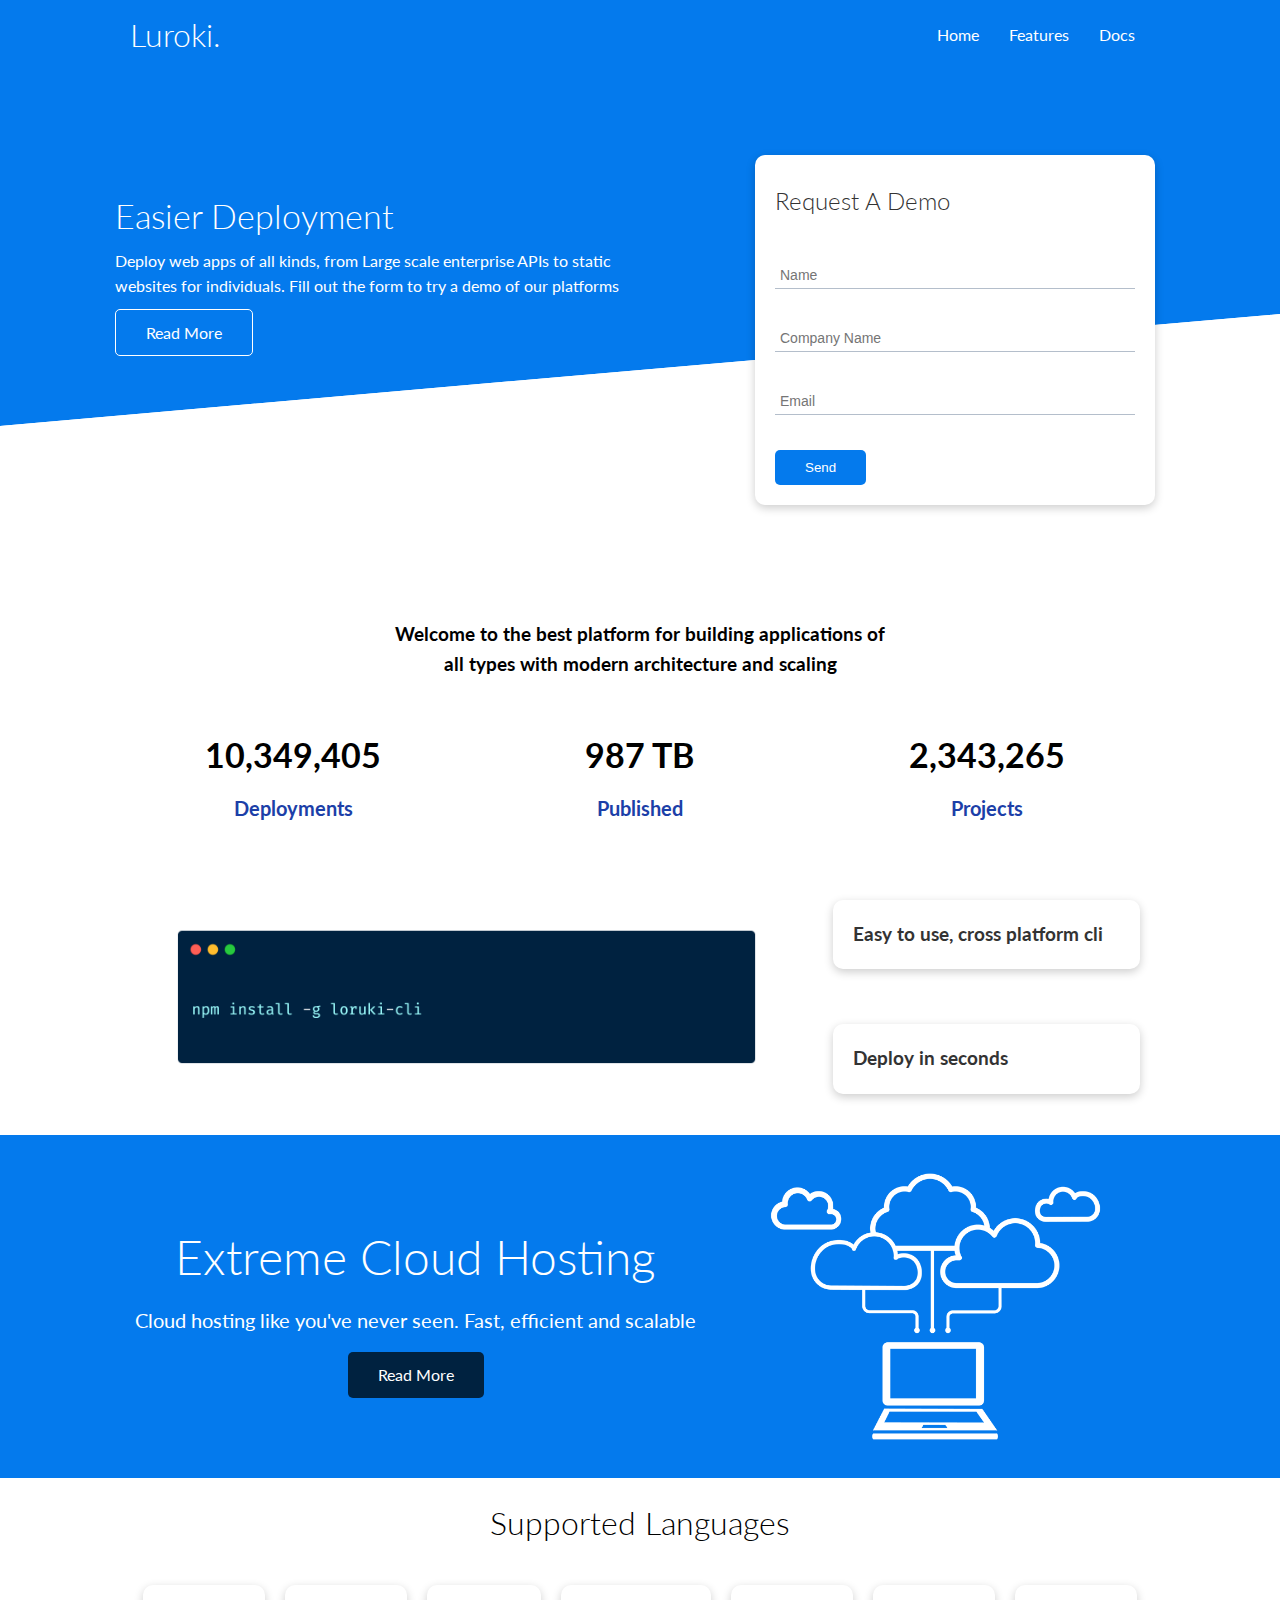
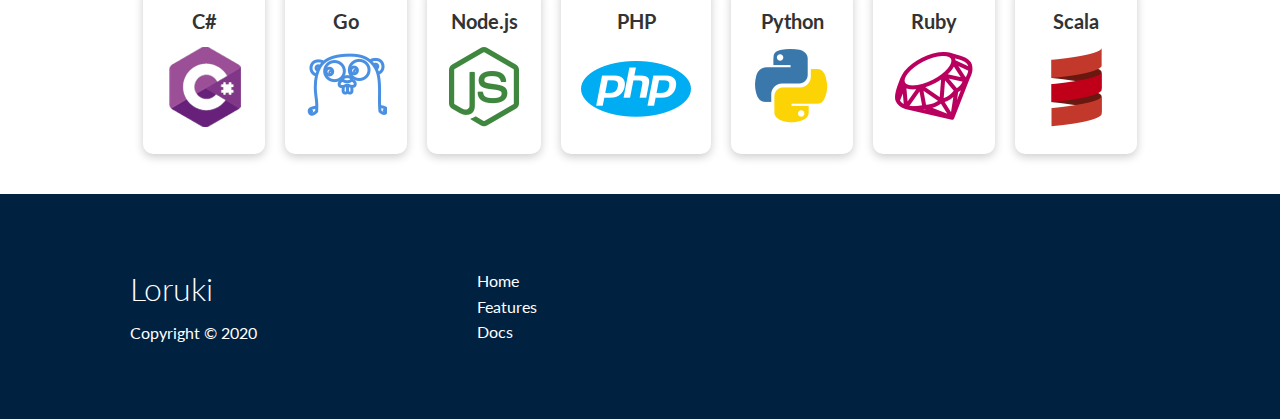
<file: index.html>
<!DOCTYPE html>
<html lang="en">
<head>
    <meta charset="UTF-8">
    <meta name="viewport" content="width=device-width, initial-scale=1.0">
    
    <link rel="stylesheet" href="https://cdnjs.cloudflare.com/ajax/libs/font-awesome/5.15.1/css/all.min.css" 
    integrity="sha512-+4zCK9k+qNFUR5X+cKL9EIR+ZOhtIloNl9GIKS57V1MyNsYpYcUrUeQc9vNfzsWfV28IaLL3i96P9sdNyeRssA==" 
    crossorigin="anonymous" />
    
    <link rel="stylesheet" href="./assets/css/style.css">

    <link rel="stylesheet" href="./assets/css/utilities.css">

    <link rel="stylesheet" href="./assets/css/mediaquieries.css">

    <title>Luroki | Cloud Hosting For Everyone</title>
</head>
<body>

    <!-- Navbar -->
    <div class="navbar">
        <div class="container flex">
            <h1>Luroki.</h1>
            <nav>
                <ul>
                    <li><a href="index.html">Home</a></li>
                    <li><a href="features.html">Features</a></li>
                    <li><a href="docs.html">Docs</a></li>
                </ul>
            </nav>
        </div>
    </div>

    <!-- Hero -->
    <section class="hero">
        <div class="container grid">
            <div class="hero-text">
                <h1>Easier Deployment</h1>
                <p>Deploy web apps of all kinds, from Large scale 
                enterprise APIs to static websites for individuals. 
                Fill out the form to try a demo of our platforms</p>
                <a href="features.html" class="btn btn-outline">Read More</a>
            </div>
            <div class="hero-form card">
                <h2>Request A Demo</h2>
                <form name="contact" method="POST" netlify-honeypot="bot-field" data-netlify="true">
                    <input type="hidden" name="form-name" value="contact">
                    <p class="hidden">
                        <label>Don’t fill this out if you're human: <input name="bot-field" /></label>
                    </p>
                    <div class="form-control">
                        <input type="text" name="name" placeholder="Name" required>
                    </div>
                    <div class="form-control">
                        <input type="text" name="company" placeholder="Company Name" required>
                    </div>
                    <div class="form-control">
                        <input type="email" name="email" placeholder="Email" required>
                    </div>
                    <input type="submit" value="Send" class="btn btn-primary">
                </form>
            </div>
        </div>
    </section>


    <!-- Stats -->
    <section class="stats">
        <div class="container">
            <h3 class="stats-heading text-center my-1">
                Welcome to the best platform for building applications of all 
                types with modern architecture and scaling
            </h3>

            <div class="grid grid-3 text-center my-4">
                <div>
                    <i class="fas fa-server fa-3x"></i>
                    <h3>10,349,405</h3>
                    <p class="text-secondary">Deployments</p>
                </div>
                <div>
                    <i class="fas fa-upload fa-3x"></i>
                    <h3>987 TB</h3>
                    <p class="text-secondary">Published</p>
                </div>
                <div>
                    <i class="fas fa-project-diagram fa-3x"></i>
                    <h3>2,343,265</h3>
                    <p class="text-secondary">Projects</p>
                </div>
            </div>
        </div>
    </section>

    <!-- Cli -->
    <section class="cli">
        <div class="container grid">
            <img src="./assets/images/cli.png" alt="">
            <div class="card">
                <h3>Easy to use, cross platform cli</h3>
            </div>
            <div class="card">
                <h3>Deploy in seconds</h3>
            </div>
        </div>
    </section>

    <!-- Cloud -->
    <section class="cloud bg-primary my-2 py-2">
        <div class="container grid">
            <div class=" cloud-text text-center">
                <h2 class="lg">Extreme Cloud Hosting</h2>
                <p class="lead my-1">Cloud hosting like 
                you've never seen. Fast, efficient and scalable</p>
                <a href="features.html" class="btn btn-dark">Read More</a>
            </div>
            <img src="./assets/images/cloud.png" alt="">
        </div>
    </section>

    <!-- Languages -->
    <section class="languages">
        <h2 class="md text-center my-2">Supported Languages</h2>
        <div class="container flex">
            <div class="card">
                <h4>C#</h4>
                <img src="./assets/images/logos/csharp.png" alt="">
            </div>
            <div class="card">
                <h4>Go</h4>
                <img src="./assets/images/logos/go.png" alt="">
            </div>
            <div class="card">
                <h4>Node.js</h4>
                <img src="./assets/images/logos/node.png" alt="">
            </div>
            <div class="card">
                <h4>PHP</h4>
                <img src="./assets/images/logos/php.png" alt="">
            </div>
            <div class="card">
                <h4>Python</h4>
                <img src="./assets/images/logos/python.png" alt="">
            </div>
            <div class="card">
                <h4>Ruby</h4>
                <img src="./assets/images/logos/ruby.png" alt="">
            </div>
            <div class="card">
                <h4>Scala</h4>
                <img src="./assets/images/logos/scala.png" alt="">
            </div>
        </div>
    </section>

    <!-- Footer -->
    <section class="footer bg-dark py-5">
        <div class="container grid grid-3">
            <div>
                <h1>Loruki</h1>
                <p>Copyright &copy; 2020</p>
            </div>
            <nav>
                <ul>
                    <li><a href="Home.html">Home</a></li>
                    <li><a href="features.html">Features</a></li>
                    <li><a href="docs.html">Docs</a></li>
                </ul>
            </nav>
            <div class="flex">
                <a href="https://github.com/ImieboGodson/loruki-website"><i class="fab fa-github fa-2x"></i></a>
                <a href="https://twitter.com/GodsonImiebo"><i class="fab fa-twitter fa-2x"></i></a>
                <a href="#"><i class="fab fa-facebook fa-2x"></i></a>
                <a href="#"><i class="fab fa-instagram fa-2x"></i></a>
            </div>
        </div>
    </section>
</body>
</html>
</file>
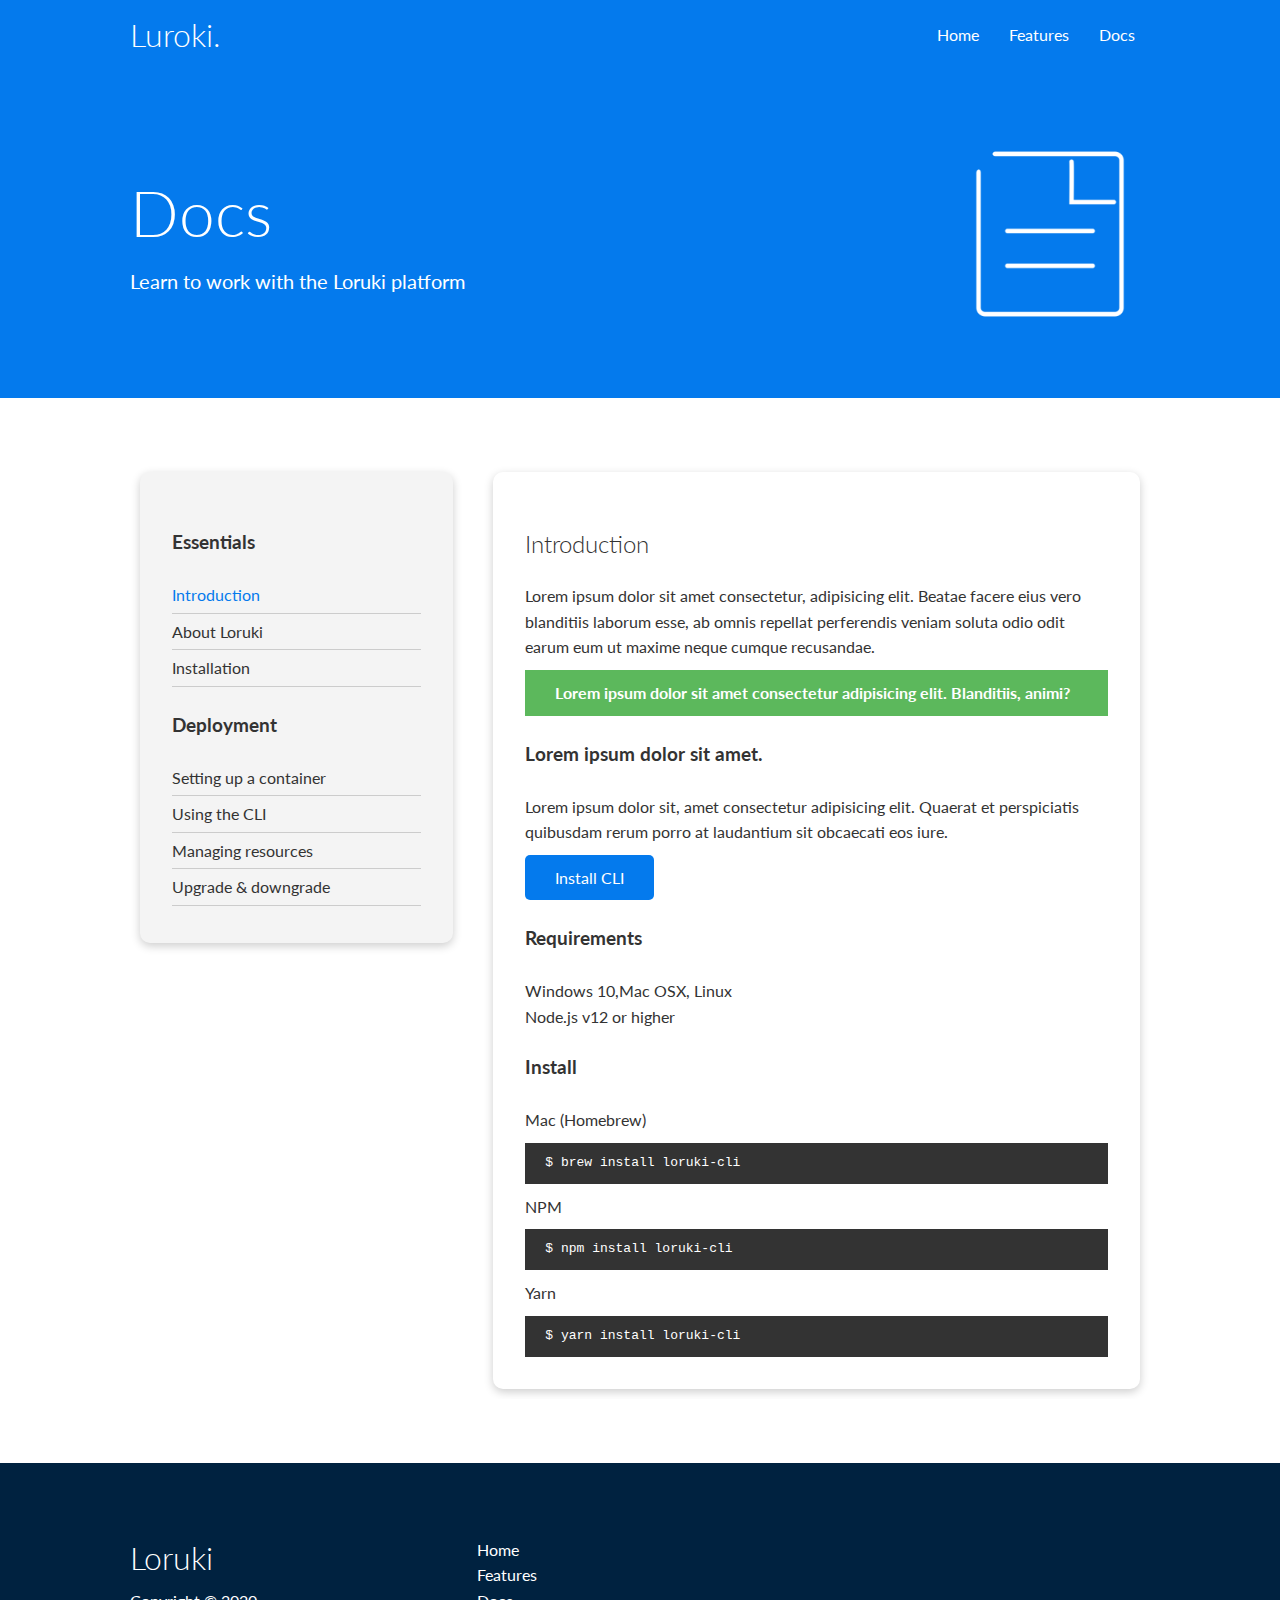
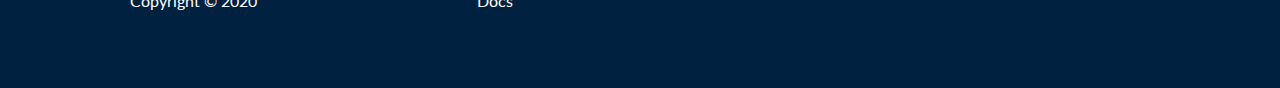
<file: docs.html>
<!DOCTYPE html>
<html lang="en">
<head>
    <meta charset="UTF-8">
    <meta name="viewport" content="width=device-width, initial-scale=1.0">
    
    <link rel="stylesheet" href="https://cdnjs.cloudflare.com/ajax/libs/font-awesome/5.15.1/css/all.min.css" 
    integrity="sha512-+4zCK9k+qNFUR5X+cKL9EIR+ZOhtIloNl9GIKS57V1MyNsYpYcUrUeQc9vNfzsWfV28IaLL3i96P9sdNyeRssA==" 
    crossorigin="anonymous" />
    
    <link rel="stylesheet" href="./assets/css/style.css">

    <link rel="stylesheet" href="./assets/css/utilities.css">

    <link rel="stylesheet" href="./assets/css/mediaquieries.css">

    <title>Luroki | Cloud Hosting For Everyone</title>
</head>
<body>

    <!-- Navbar -->
    <div class="navbar">
        <div class="container flex">
            <h1>Luroki.</h1>
            <nav>
                <ul>
                    <li><a href="index.html">Home</a></li>
                    <li><a href="features.html">Features</a></li>
                    <li><a href="docs.html">Docs</a></li>
                </ul>
            </nav>
        </div>
    </div>

    <!-- Docs Head -->
    <section class="docs-head bg-primary py-5">
        <div class="container grid">
            <div>
                <h1 class="xl">Docs</h1>
                <p class="lead">
                    Learn to work with the Loruki platform
                </p>
            </div>
            <img src="./assets/images/docs.png" alt="">
        </div>
    </section>

    <!-- Docs Main -->
    <section class="docs-main py-5">
        <div class="container grid">
            <div class="card p-3 bg-light">
                <h3 class="my-2">Essentials</h3>
                <nav>
                    <ul>
                        <li><a class="text-primary" href="#">Introduction</a></li>
                        <li><a href="#">About Loruki</a></li>
                        <li><a href="#">Installation</a></li>
                    </ul>
                </nav>
                <h3 class="my-2">Deployment</h3>
                <nav>
                    <ul>
                        <li><a href="#">Setting up a container</a></li>
                        <li><a href="#">Using the CLI</a></li>
                        <li><a href="#">Managing resources</a></li>
                        <li><a href="#">Upgrade & downgrade</a></li>
                    </ul>
                </nav>
            </div>
            <div class="card p-3">
                <h2 class="my-2">Introduction</h2>
                <p>Lorem ipsum dolor sit amet consectetur, 
                    adipisicing elit. Beatae facere eius vero 
                    blanditiis laborum esse, ab omnis repellat 
                    perferendis veniam soluta odio odit earum eum 
                    ut maxime neque cumque recusandae.</p>
                <div class="alert alert-success">
                    <i class="fas fa-info"></i> Lorem ipsum dolor sit 
                    amet consectetur adipisicing elit. Blanditiis, animi?
                </div>
                <h3 class="my-2">Lorem ipsum dolor sit amet.</h3>
                <p>Lorem ipsum dolor sit, amet consectetur adipisicing 
                    elit. Quaerat et perspiciatis quibusdam rerum porro 
                    at laudantium sit obcaecati eos iure.</p>
                <a href="" class="btn btn-primary">Install CLI</a>
                <h3 class="my-2">Requirements</h3>
                <ul>
                    <li>Windows 10,Mac OSX, Linux</li>
                    <li>Node.js v12 or higher</li>
                </ul>
                <h3 class="my-2">Install</h3>
                <p>Mac (Homebrew)</p>
                <pre><code>$ brew install loruki-cli</code></pre>
                <p>NPM</p>
                <pre><code>$ npm install loruki-cli</code></pre>
                <p>Yarn</p>
                <pre><code>$ yarn install loruki-cli</code></pre>
            </div>
        </div>
    </section>

    <!-- Footer -->
    <section class="footer bg-dark py-5">
        <div class="container grid grid-3">
            <div>
                <h1>Loruki</h1>
                <p>Copyright &copy; 2020</p>
            </div>
            <nav>
                <ul>
                    <li><a href="Home.html">Home</a></li>
                    <li><a href="features.html">Features</a></li>
                    <li><a href="docs.html">Docs</a></li>
                </ul>
            </nav>
            <div class="flex">
                <a href="https://github.com/ImieboGodson/loruki-website"><i class="fab fa-github fa-2x"></i></a>
                <a href="https://twitter.com/GodsonImiebo"><i class="fab fa-twitter fa-2x"></i></a>
                <a href="#"><i class="fab fa-facebook fa-2x"></i></a>
                <a href="#"><i class="fab fa-instagram fa-2x"></i></a>
            </div>
        </div>
    </section>

</body>
</html>
</file>
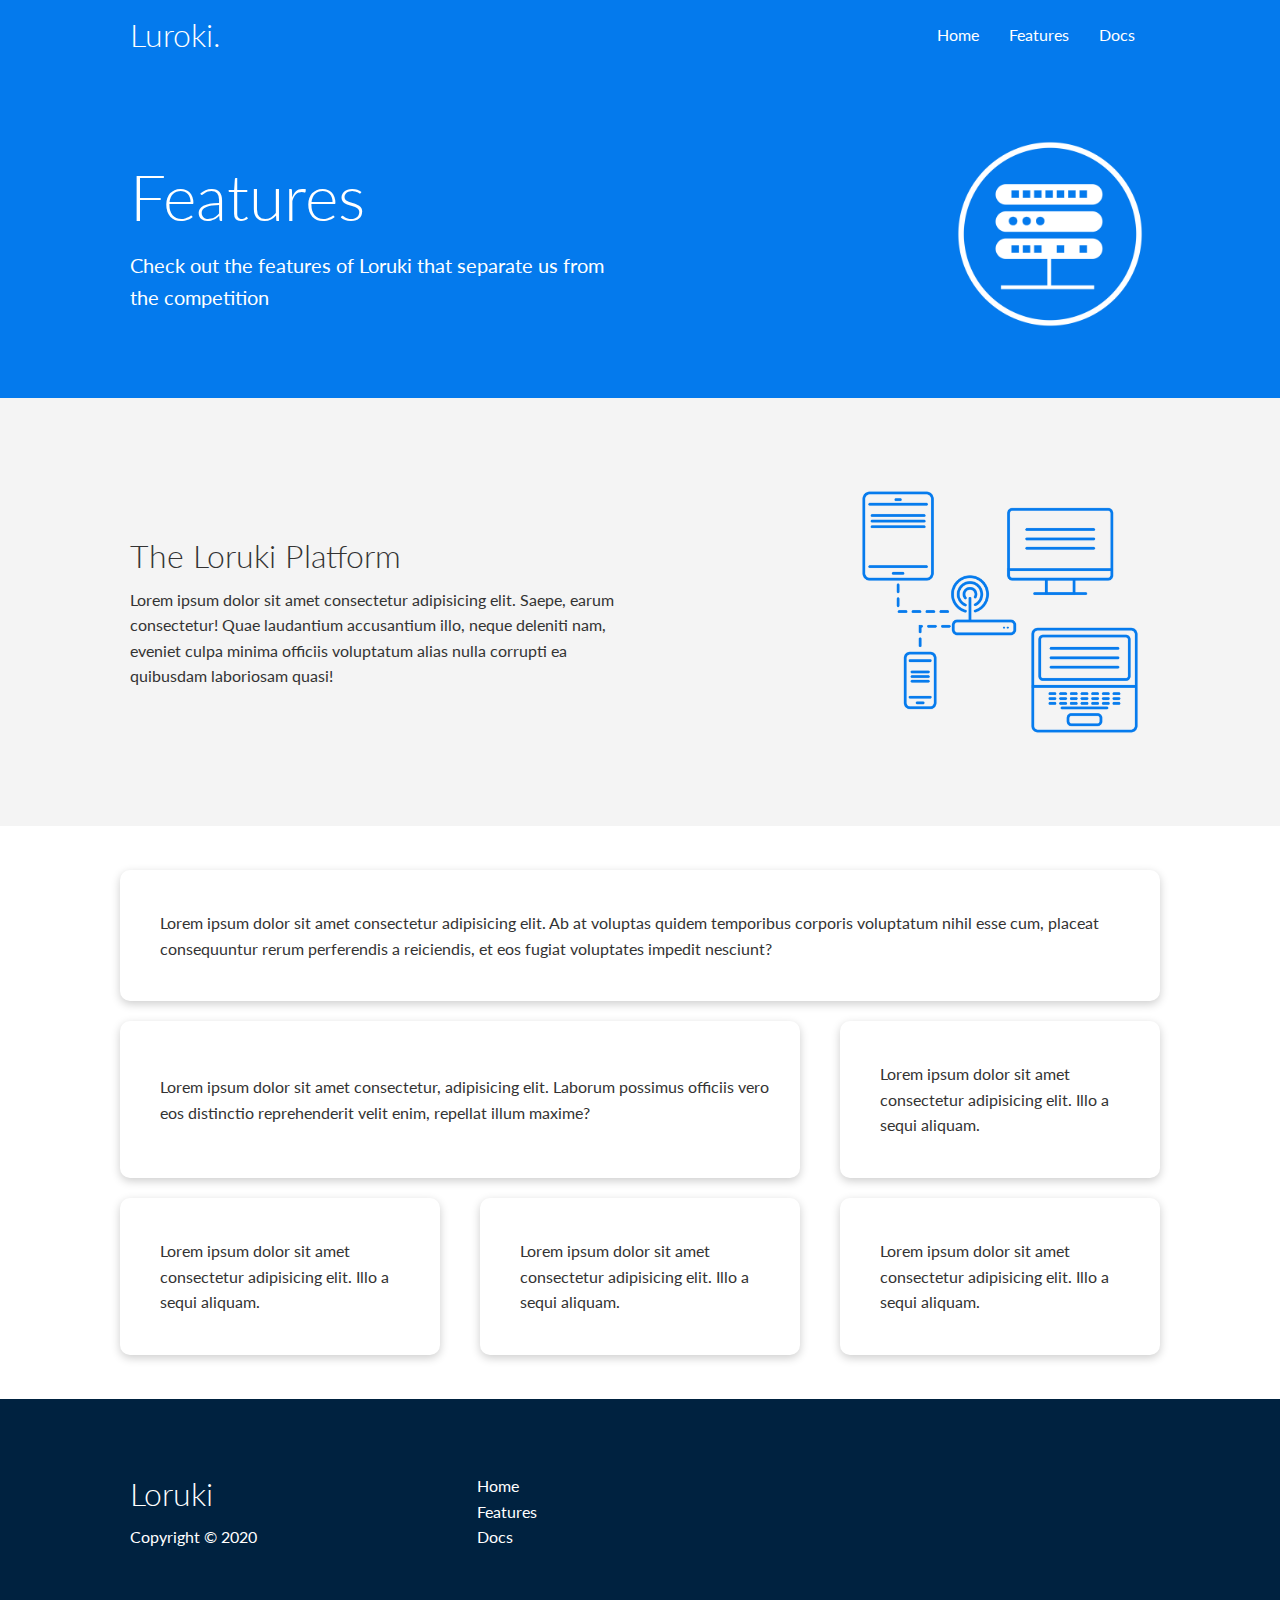
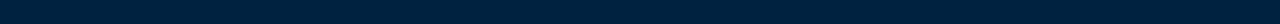
<file: features.html>
<!DOCTYPE html>
<html lang="en">
<head>
    <meta charset="UTF-8">
    <meta name="viewport" content="width=device-width, initial-scale=1.0">
    
    <link rel="stylesheet" href="https://cdnjs.cloudflare.com/ajax/libs/font-awesome/5.15.1/css/all.min.css" 
    integrity="sha512-+4zCK9k+qNFUR5X+cKL9EIR+ZOhtIloNl9GIKS57V1MyNsYpYcUrUeQc9vNfzsWfV28IaLL3i96P9sdNyeRssA==" 
    crossorigin="anonymous" />
    
    <link rel="stylesheet" href="./assets/css/style.css">

    <link rel="stylesheet" href="./assets/css/utilities.css">

    <link rel="stylesheet" href="./assets/css/mediaquieries.css">

    <title>Luroki | Cloud Hosting For Everyone</title>
</head>
<body>

    <!-- Navbar -->
    <div class="navbar">
        <div class="container flex">
            <h1>Luroki.</h1>
            <nav>
                <ul>
                    <li><a href="index.html">Home</a></li>
                    <li><a href="features.html">Features</a></li>
                    <li><a href="docs.html">Docs</a></li>
                </ul>
            </nav>
        </div>
    </div>

    <!-- Features Head -->
    <section class="features-head bg-primary py-5">
        <div class="container grid">
            <div>
                <h1 class="xl">Features</h1>
                <p class="lead">
                    Check out the features of Loruki 
                    that separate us from the competition
                </p>
            </div>
            <img src="./assets/images/server.png" alt="">
        </div>
    </section>

    <!-- Features Sub-head -->
    <section class="features-sub-head bg-light py-5">
        <div class="container grid">
            <div>
                <h1 class="md">The Loruki Platform</h1>
                <p >
                    Lorem ipsum dolor sit amet consectetur 
                    adipisicing elit. Saepe, earum consectetur! 
                    Quae laudantium accusantium illo, neque deleniti 
                    nam, eveniet culpa minima officiis voluptatum alias 
                    nulla corrupti ea quibusdam laboriosam quasi!
                </p>
            </div>
            <img src="./assets/images/server2.png" alt="">
        </div>
    </section>

    <section class="features-main my-2">
        <div class="container grid grid-3">
            <div class="card flex">
                <i class="fas fa-server fa-3x"></i>
                <p>Lorem ipsum dolor sit amet consectetur 
                    adipisicing elit. Ab at voluptas quidem 
                    temporibus corporis voluptatum nihil esse 
                    cum, placeat consequuntur rerum perferendis 
                    a reiciendis, et eos fugiat voluptates impedit 
                    nesciunt?</p>
            </div>
            <div class="card flex">
                <i class="fas fa-network-wired fa-3x"></i>
                <p>Lorem ipsum dolor sit amet consectetur, adipisicing 
                    elit. Laborum possimus officiis vero eos distinctio 
                    reprehenderit velit enim, repellat illum maxime?</p>
            </div>
            <div class="card flex">
                <i class="fas fa-laptop-code fa-3x"></i>
                <p>Lorem ipsum dolor sit amet consectetur adipisicing elit. 
                    Illo a sequi aliquam.</p>
            </div>
            <div class="card flex">
                <i class="fas fa-database fa-3x"></i>
                <p>Lorem ipsum dolor sit amet consectetur adipisicing elit. 
                    Illo a sequi aliquam.</p>
            </div>
            <div class="card flex">
                <i class="fas fa-power-off fa-3x"></i>
                <p>Lorem ipsum dolor sit amet consectetur adipisicing elit. 
                    Illo a sequi aliquam.</p>
            </div>
            <div class="card flex">
                <i class="fas fa-upload fa-3x"></i>
                <p>Lorem ipsum dolor sit amet consectetur adipisicing elit. 
                    Illo a sequi aliquam.</p>
            </div>
        </div>
    </section>

    <!-- Footer -->
    <section class="footer bg-dark py-5">
        <div class="container grid grid-3">
            <div>
                <h1>Loruki</h1>
                <p>Copyright &copy; 2020</p>
            </div>
            <nav>
                <ul>
                    <li><a href="Home.html">Home</a></li>
                    <li><a href="features.html">Features</a></li>
                    <li><a href="docs.html">Docs</a></li>
                </ul>
            </nav>
            <div class="flex">
                <a href="https://github.com/ImieboGodson/loruki-website"><i class="fab fa-github fa-2x"></i></a>
                <a href="https://twitter.com/GodsonImiebo"><i class="fab fa-twitter fa-2x"></i></a>
                <a href="#"><i class="fab fa-facebook fa-2x"></i></a>
                <a href="#"><i class="fab fa-instagram fa-2x"></i></a>
            </div>
        </div>
    </section>

</body>
</html>
</file>
<file: assets/css/style.css>
@import url('https://fonts.googleapis.com/css2?family=Lato:wght@300&display=swap');

:root {
    --primary-color: #047aed;
    --secondary-color: #1c3fa8;
    --dark-color: #002240;
    --light-color: #f4f4f4;
    --success-color: #5cb85c;
    --error-color: #d9534f;
}

* {
    box-sizing: border-box;
    margin: 0;
    padding: 0;
}

body {
    font-family: 'lato', sans-serif;
    line-height: 1.6;
}

ul {
    list-style-type: none;
}

a {
    text-decoration: none;
    color: #333;
}

h1, h2 {
    font-weight: 300;
    line-height: 1.3;
    margin: 10px 0;
}

p {
    margin: 10px 0;
}

img {
    width: 100%;
}


/* Navbar */
.navbar {
    background-color: var(--primary-color);
    color: #fff;
    height: 70px;
}

.navbar .flex {
    justify-content: space-between;
}

.navbar ul {
    display: flex;
}

.navbar a {
    color: #fff;
    padding: 10px;
    margin: 0 5px;
}

.navbar a:hover {
    border-bottom: 2px solid #fff;
}


/* Hero */
.hero {
    height: 400px;
    background-color: var(--primary-color);
    color: #fff;
    position: relative;
}

.hero h1 {
    font-size: 34px;
}

.hero .grid {
    overflow: visible;
    grid-template-columns: 55% 45%;
    gap: 30px;
}

.hero-text {
    animation: slideFromLeft 1s ease-in;
}

.hero-form {
    position: relative;
    top: 60px;
    height: 350px;
    width: 400px;
    padding: 40px;
    z-index: 100;
    justify-self: flex-end;
    animation: slideFromRight 1s ease-in;
}

.hero-form .hidden {
    visibility: hidden;
    height: 0;
}

.hero-form .form-control {
    margin: 35px 0;
}

.hero-form input[type='text'],
.hero-form input[type='email'] {
    border: none;
    border-bottom: 1px solid #b4becb;
    width: 100%;
    padding: 5px;
    font-size: 14px;
}

.hero-form input:focus {
    outline: none;
}

.hero::before,
.hero::after {
    content: '';
    position: absolute;
    height: 200px;
    bottom: -100px;
    right: 0;
    left: 0;
    background-color: #fff;
    transform: skewY(-5deg);
    -webkit-transform: skewY(-5deg);
    -moz-transform: skewY(-5deg);
    -ms-transform: skewY(-5deg);
}


/* Stats */
.stats {
    padding-top: 150px;
    animation: slideFromBottom 1s ease-in;
}

.stats .stats-heading {
    max-width: 500px;
    margin: auto;
}

.stats .grid h3 {
    font-size: 34px;
}

.stats .grid p {
    font-size: 20px;
    font-weight: bold;
}

/* Cli */
.cli .grid {
    grid-template-columns: repeat(3, 1fr);
    grid-template-rows: repeat(2, 1fr);
}

.cli .grid > *:first-child {
    grid-column: span 2;
    grid-row: span 2;
}


/* Cloud */
.cloud .grid {
    grid-template-columns: 4fr 3fr;
}


/* Languages */
.languages .flex {
    flex-wrap: wrap;
}

.languages .card {
    text-align: center;
    margin: 18px 10px 40px;
    transition: transform 0.2s ease-in;
}

.languages .card:hover {
    transform: translateY(-15px);
}

.languages .card h4 {
    font-size: 20px;
    margin-bottom: 10px;
}

/* Features Head */
.features-head img {
    width: 200px;
    justify-self: flex-end;
}

/* Features Sub-head */
.features-sub-head img {
    width: 300px;
    justify-self: flex-end;
}


/* Features Main */
.features-main .grid {
    padding: 20px;
}

.features-main .grid > *:first-child {
    grid-column: 1 / -1;
    grid-row: 1;
}

.features-main .grid > *:nth-child(2) {
    grid-column: span 2;
    grid-row: 2;
}

.features-main .card i {
    margin-right: 20px ;
}


/* Docs head*/
.docs-head .grid img {
    width: 200px;
    justify-self: flex-end;
}

/* Docs main */
.docs-main .grid {
    grid-template-columns: 1fr 2fr;
    align-items: flex-start;
}

.docs-main nav li {
    font-size: 16px;
    padding-bottom: 5px;
    margin-bottom: 5px;
    border-bottom: 1px solid #ccc;
}

.docs-main a:hover {
    font-weight: bold;
}


/* Footer */
.footer .flex a {
    margin: 0 10px;
}

/* Animations */
@keyframes slideFromTop {
    0% {
        transform: translateY(-100%);
    }

    100% {
        transform: translateY(0);
    }
}

@keyframes slideFromBottom {
    0% {
        transform: translateY(100%);
    }

    100% {
        transform: translateY(0);
    }
}

@keyframes slideFromRight {
    0% {
        transform: translateX(100%);
    }

    100% {
        transform: translateX(0);
    }
}

@keyframes slideFromLeft {
    0% {
        transform: translateX(-100%);
    }

    100% {
        transform: translateX(0);
    }
}
</file>
<file: assets/css/utilities.css>
.container {
    max-width: 1100px;
    margin: 0 auto;
    overflow: auto;
    padding: 0 40px;
}

.card {
    background-color: #fff;
    color: #333;
    border-radius: 10px;
    box-shadow: 0 3px 10px rgba(0,0,0,0.2);
    padding: 20px;
    margin: 10px;
}

.btn {
    display: inline-block;
    padding: 10px 30px;
    background-color: var(--primary-color);
    color: #fff;
    border: none;
    border-radius: 5px;
    cursor: pointer;
}

.btn-outline {
    background: transparent;
    border: 1px solid #fff;
}

.btn:hover {
    transform: scale(0.98);
}

/* Backgrounds and Colored buttons */
.bg-primary, .btn-primary {
    background-color: var(--primary-color);
    color: #fff;
}
.bg-secondary, .btn-secondary {
    background-color: var(--secondary-color);
    color: #fff;
}
.bg-dark, .btn-dark {
    background-color: var(--dark-color);
    color: #fff;
}
.bg-light, .btn-light {
    background-color: var(--light-color);
    color: #333;
}

.bg-primary a, 
.btn-primary a,
.bg-secondary a, 
.btn-secondary  a,
.bg-dark a, 
.btn-dark a {
    color: #fff;
}

/* Text Colors */
.text-primary {
    color: var(--primary-color);
}
.text-secondary {
    color: var(--secondary-color);
}
.text-dark {
    color: var(--dark-color);
}
.text-light {
    color: var(--light-color);
}


/* Alert */
.alert {
    padding: 10px 20px;
    font-weight: bold;
    color: #fff;
}

.alert i {
    margin-right: 10px;
}

.alert-success {
    background-color: var(--success-color);
}

.alert-error {
    background-color: var(--error-color);
}


/* Code */
pre {
    background-color: #333;
    padding: 10px 20px;
    color: #fff;
}


/* Text Sizes */
.lead {
    font-size: 20px;
}

.sm {
    font-size: 1rem;
}

.md {
    font-size: 2rem;
}

.lg {
    font-size: 3rem;
}

.xl {
    font-size: 4rem;
}


.text-center {
    text-align: center;
}

.flex {
    display: flex;
    justify-content: center;
    align-items: center;
    height: 100%;
}

.grid {
    display: grid;
    grid-template-columns: repeat(2, 1fr);
    gap: 20px;
    justify-content: center;
    align-items: center;
    height: 100%;
}

.grid-3 {
    grid-template-columns: repeat(3, 1fr);
}


/* margin */
.my-1 {
    margin: 1rem 0;
}

.my-2 {
    margin: 1.5rem 0;
}

.my-3 {
    margin: 2rem 0;
}

.my-4 {
    margin: 3rem 0;
}

.my-5 {
    margin: 4rem 0;
}


.m-1 {
    margin: 1rem;
}

.m-2 {
    margin: 1.5rem;
}

.m-3 {
    margin: 2rem;
}

.m-4 {
    margin: 3rem;
}

.m-5 {
    margin: 4rem;
}


/* Padding */
.py-1 {
    padding: 1rem 0;
}

.py-2 {
    padding: 1.5rem 0;
}

.py-3 {
    padding: 2rem 0;
}

.py-4 {
    padding: 3rem 0;
}

.py-5 {
    padding: 4rem 0;
}


.p-1 {
    padding: 1rem;
}

.p-2 {
    padding: 1.5rem;
}

.p-3 {
    padding: 2rem;
}

.p-4 {
    padding: 3rem;
}

.p-5 {
    padding: 4rem;
}
</file>
<file: assets/css/mediaquieries.css>
/* Tablets */
@media (max-width: 768px) {
    .hero .grid,
    .stats .grid,
    .cli .grid,
    .cloud .grid,
    .features-head .grid,
    .features-sub-head .grid,
    .docs-head .grid,
    .docs-main .grid {
        grid-template-columns: 1fr;
        grid-template-rows: 1fr;
    }

    .hero {
        height: auto;
    }

    .hero .hero-text {
        text-align: center;
        margin-top: 50px;
    }

    .hero .card {
        justify-self: center;
        margin: auto;
        
    }

    .cli .grid > *:first-child {
        grid-column: 1;
        grid-row: 1;
    }

    .features-head, 
    .features-sub-head, 
    .docs-head {
        text-align: center;
    }

    .features-head img, 
    .features-sub-head img,
    .docs-head .grid img {
        justify-self: center;
    }

    .features-main .grid > *:first-child,
    .features-main .grid > *:nth-child(2),
    .features-main .grid > *:nth-child(3),
    .features-main .grid > *:nth-child(4),
    .features-main .grid > *:nth-child(5),
    .features-main .grid > *:last-child {
        grid-column: 1 / -1;
    }
}

/* Mobile Phone */
@media (max-width: 500px) {
    .navbar {
        height: 110px;
    }

    .navbar .flex {
        flex-direction: column;
    }

    .navbar ul {
        padding: 10px;
        background: rgba(0, 0, 0, 0.2);
    }

    .hero-text {
        animation: slideFromTop 1s ease-in;
    }

    .hero-form {
        width: 300px;
        animation: slideFromBottom 1s ease-in;
    }

    .footer .grid {
        grid-template-columns: 1fr;
    }
}
</file>
